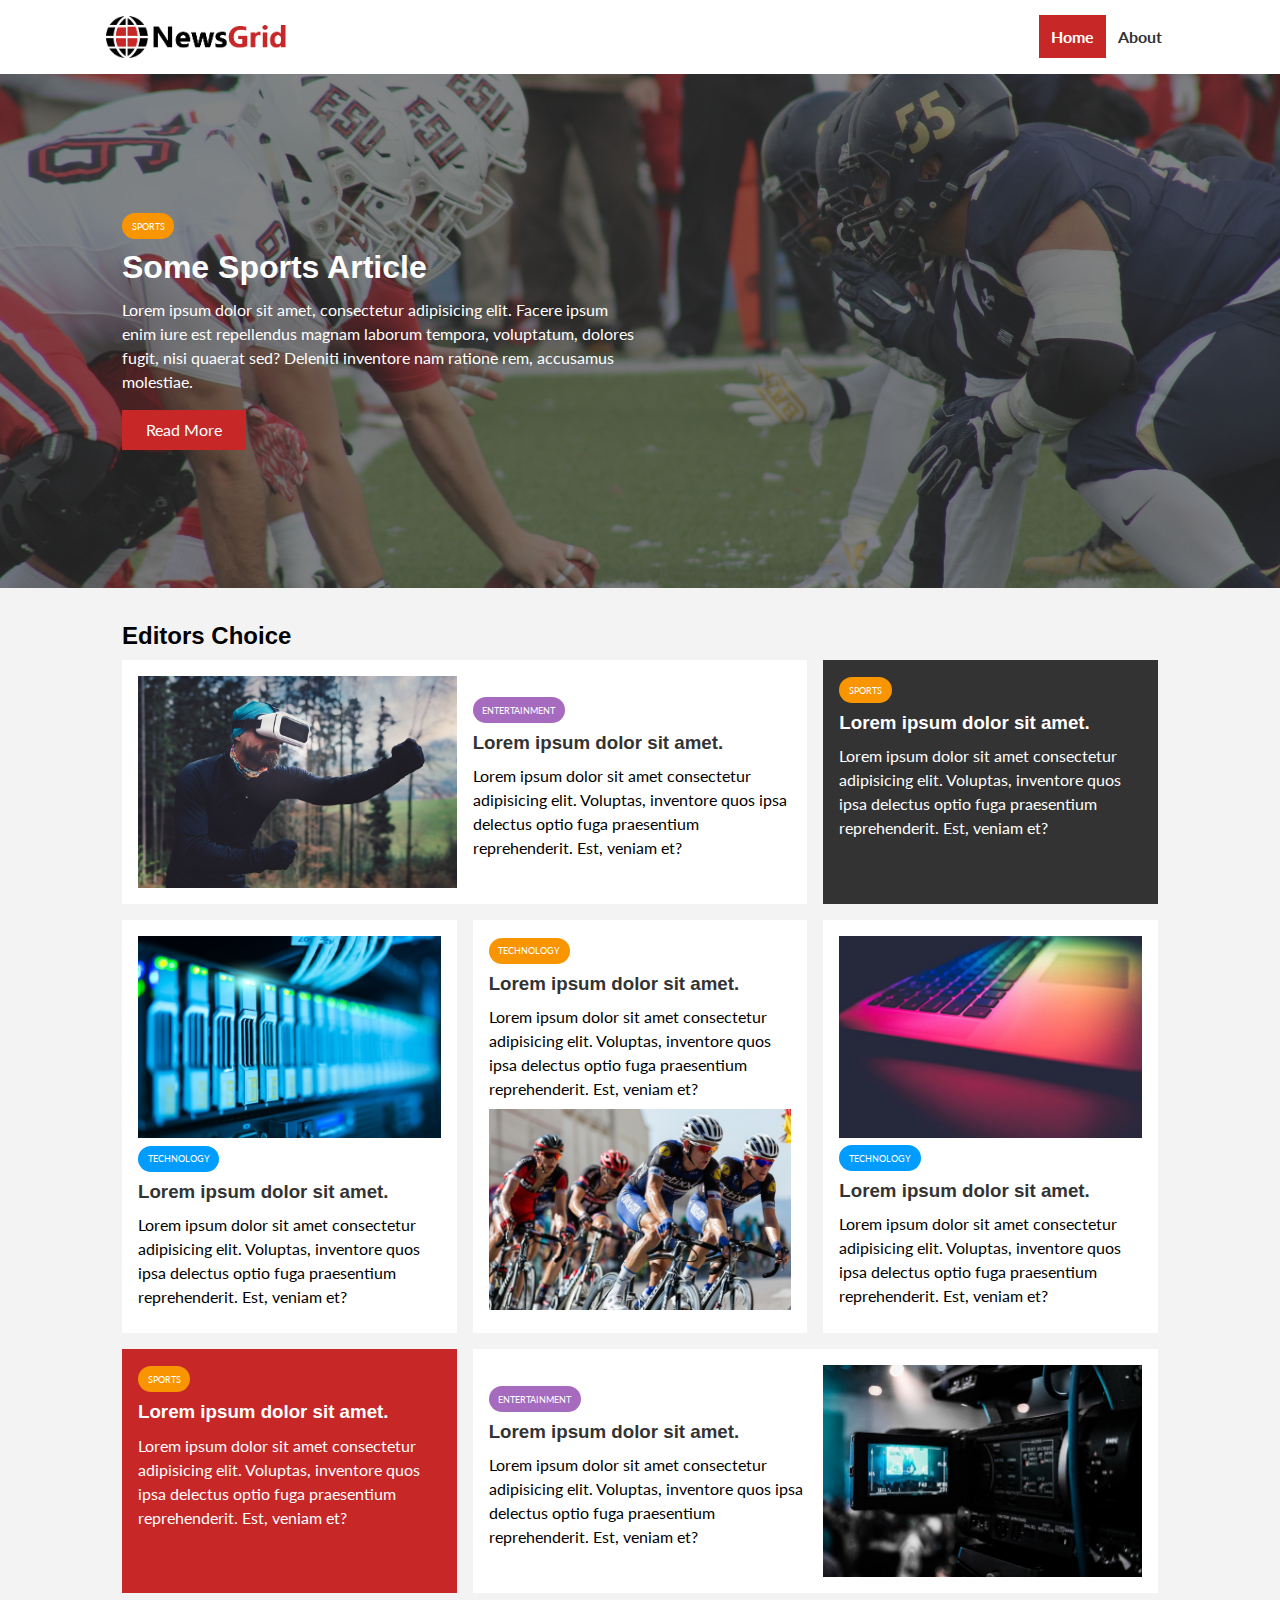
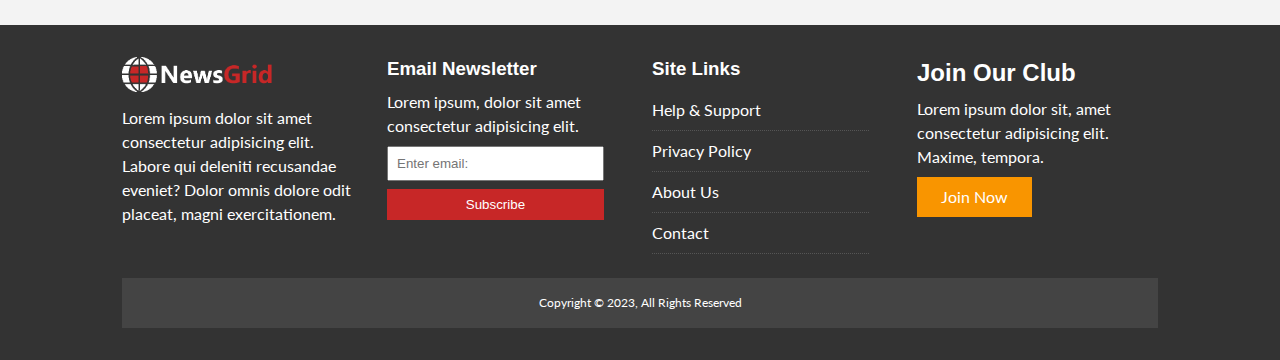
<file: index.html>
<!DOCTYPE html>
<html lang="en">
  <head>
    <meta charset="UTF-8" />
    <meta http-equiv="X-UA-Compatible" content="IE=edge" />
    <meta name="viewport" content="width=device-width, initial-scale=1.0" />
    <link
      href="https://fonts.googleapis.com/css2?family=Lato&family=Staatliches&display=swap"
      rel="stylesheet"
    />
    <link
      rel="stylesheet"
      href="https://cdnjs.cloudflare.com/ajax/libs/font-awesome/6.3.0/css/all.min.css"
      integrity="sha512-SzlrxWUlpfuzQ+pcUCosxcglQRNAq/DZjVsC0lE40xsADsfeQoEypE+enwcOiGjk/bSuGGKHEyjSoQ1zVisanQ=="
      crossorigin="anonymous"
      referrerpolicy="no-referrer"
    />
    <link rel="stylesheet" href="css/style.css" />
    <link
      rel="stylesheet"
      media="screen and (max-width: 768px)"
      href="css/mobile.css"
    />
    <link rel="shortcut icon" type="image/x-icon" href="favicon.ico" />
    <title>NewsGrid | Latest News</title>
  </head>
  <body>
    <nav id="main-nav">
      <div class="container">
        <img src="img/logo.png" alt="NewsGrid" class="logo" />
        <div class="social">
          <a href="http://facebook.com" target="_blank"
            ><i class="fab fa-facebook fa-2x"></i
          ></a>
          <a href="http://twitter.com" target="_blank"
            ><i class="fab fa-twitter fa-2x"></i
          ></a>
          <a href="http://instagram.com" target="_blank"
            ><i class="fab fa-instagram fa-2x"></i
          ></a>
          <a href="http://youtube.com" target="_blank"
            ><i class="fab fa-youtube fa-2x"></i
          ></a>
        </div>
        <ul>
          <li><a href="index.html" class="current">Home</a></li>
          <li><a href="about.html">About</a></li>
        </ul>
      </div>
    </nav>

    <!-- Showcase -->
    <header id="showcase">
      <div class="container">
        <div class="showcase-container">
          <div class="showcase-content">
            <div class="category category-sports">Sports</div>
            <h1>Some Sports Article</h1>
            <p>
              Lorem ipsum dolor sit amet, consectetur adipisicing elit. Facere
              ipsum enim iure est repellendus magnam laborum tempora,
              voluptatum, dolores fugit, nisi quaerat sed? Deleniti inventore
              nam ratione rem, accusamus molestiae.
            </p>
            <a href="article.html" class="btn btn-primary">Read More</a>
          </div>
        </div>
      </div>
    </header>

    <!-- Home Articles -->
    <section id="home-articles" class="py-2">
      <div class="container">
        <h2>Editors Choice</h2>
        <div class="articles-container">
          <article class="card">
            <img src="img/articles/ent1.jpg" alt="" />
            <div>
              <div class="category category-ent">Entertainment</div>
              <h3>
                <a href="article.html">Lorem ipsum dolor sit amet.</a>
              </h3>
              <p>
                Lorem ipsum dolor sit amet consectetur adipisicing elit.
                Voluptas, inventore quos ipsa delectus optio fuga praesentium
                reprehenderit. Est, veniam et?
              </p>
            </div>
          </article>
          <article class="card bg-dark">
            <div class="category category-sports">Sports</div>
            <h3>
              <a href="article.html">Lorem ipsum dolor sit amet.</a>
            </h3>
            <p>
              Lorem ipsum dolor sit amet consectetur adipisicing elit. Voluptas,
              inventore quos ipsa delectus optio fuga praesentium reprehenderit.
              Est, veniam et?
            </p>
          </article>
          <article class="card">
            <img src="img/articles/tech1.jpg" alt="" />
            <div class="category category-tech">Technology</div>
            <h3>
              <a href="article.html">Lorem ipsum dolor sit amet.</a>
            </h3>
            <p>
              Lorem ipsum dolor sit amet consectetur adipisicing elit. Voluptas,
              inventore quos ipsa delectus optio fuga praesentium reprehenderit.
              Est, veniam et?
            </p>
          </article>
          <article class="card">
            <div class="category category-sports">Technology</div>
            <h3>
              <a href="article.html">Lorem ipsum dolor sit amet.</a>
            </h3>
            <p>
              Lorem ipsum dolor sit amet consectetur adipisicing elit. Voluptas,
              inventore quos ipsa delectus optio fuga praesentium reprehenderit.
              Est, veniam et?
            </p>
            <img src="img/articles/sports1.jpg" alt="" />
          </article>
          <article class="card">
            <img src="img/articles/tech2.jpg" alt="" />
            <div class="category category-tech">Technology</div>
            <h3>
              <a href="article.html">Lorem ipsum dolor sit amet.</a>
            </h3>
            <p>
              Lorem ipsum dolor sit amet consectetur adipisicing elit. Voluptas,
              inventore quos ipsa delectus optio fuga praesentium reprehenderit.
              Est, veniam et?
            </p>
          </article>
          <article class="card bg-primary">
            <div class="category category-sports">Sports</div>
            <h3>
              <a href="article.html">Lorem ipsum dolor sit amet.</a>
            </h3>
            <p>
              Lorem ipsum dolor sit amet consectetur adipisicing elit. Voluptas,
              inventore quos ipsa delectus optio fuga praesentium reprehenderit.
              Est, veniam et?
            </p>
          </article>
          <article class="card">
            <div>
              <div class="category category-ent">Entertainment</div>
              <h3>
                <a href="article.html">Lorem ipsum dolor sit amet.</a>
              </h3>
              <p>
                Lorem ipsum dolor sit amet consectetur adipisicing elit.
                Voluptas, inventore quos ipsa delectus optio fuga praesentium
                reprehenderit. Est, veniam et?
              </p>
            </div>
            <img src="img/articles/ent2.jpg" alt="" />
          </article>
        </div>
      </div>
    </section>

    <!-- Footer -->
    <footer id="main-footer" class="py-2">
      <div class="container footer-container">
        <div>
          <img src="img/logo_light.png" alt="NewsGrid" />
          <p>
            Lorem ipsum dolor sit amet consectetur adipisicing elit. Labore qui
            deleniti recusandae eveniet? Dolor omnis dolore odit placeat, magni
            exercitationem.
          </p>
        </div>
        <div>
          <h3>Email Newsletter</h3>
          <p>Lorem ipsum, dolor sit amet consectetur adipisicing elit.</p>
          <form name="contact" method="POST" data-netlify="true">
            <input type="email" name="email" placeholder="Enter email: " />
            <input type="submit" value="Subscribe" class="btn btn-primary" />
          </form>
        </div>
        <div>
          <h3>Site Links</h3>
          <ul class="list">
            <li><a href="#">Help & Support</a></li>
            <li><a href="#">Privacy Policy</a></li>
            <li><a href="#">About Us</a></li>
            <li><a href="#">Contact</a></li>
          </ul>
        </div>
        <div>
          <h2>Join Our Club</h2>
          <p>
            Lorem ipsum dolor sit, amet consectetur adipisicing elit. Maxime,
            tempora.
          </p>
          <a href="#" class="btn btn-secondary">Join Now</a>
        </div>
        <div>
          <p>Copyright &copy; 2023, All Rights Reserved</p>
        </div>
      </div>
    </footer>
  </body>
</html>
</file>
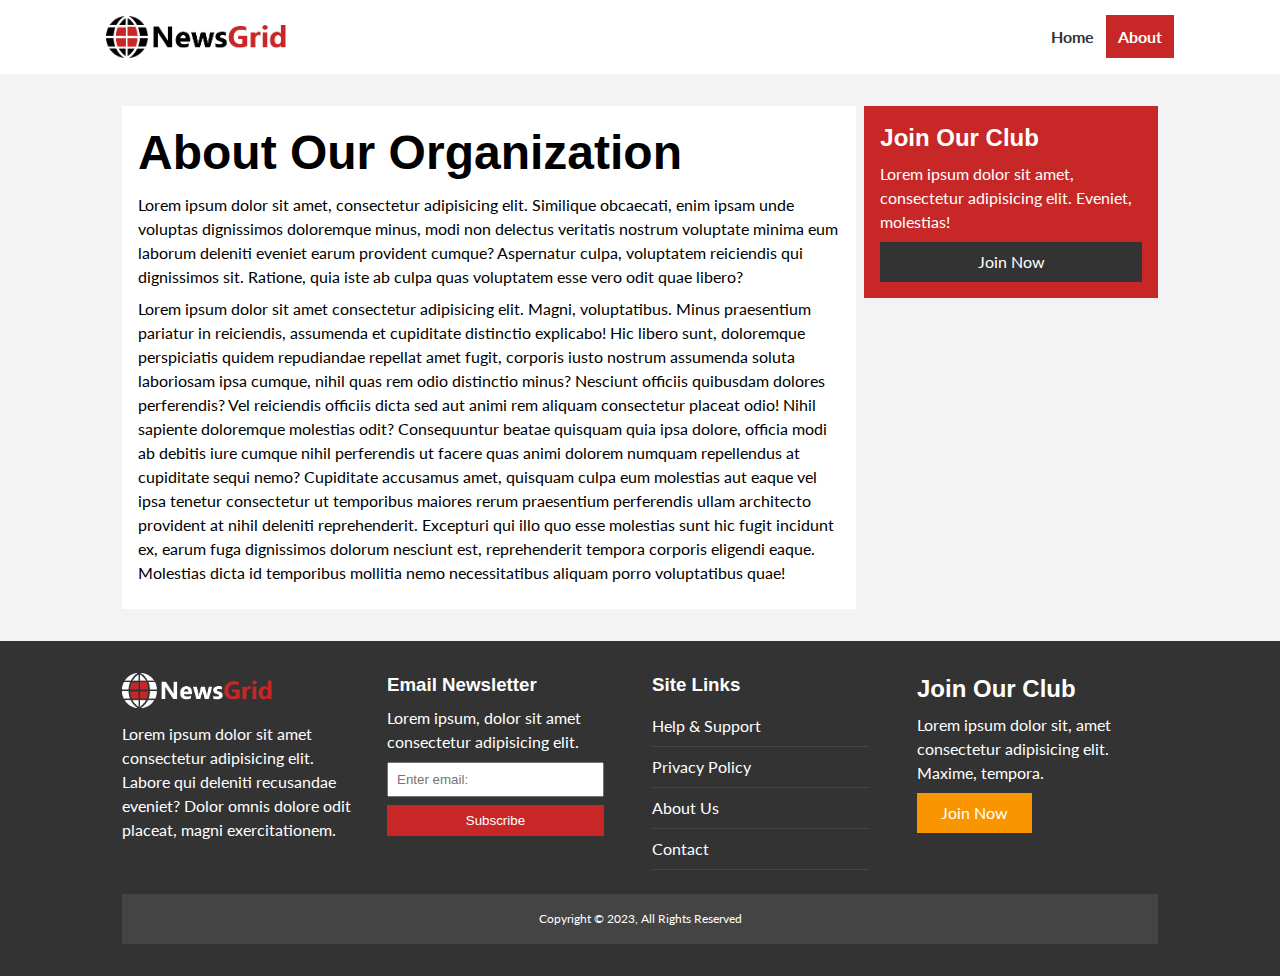
<file: about.html>
<!DOCTYPE html>
<html lang="en">
  <head>
    <meta charset="UTF-8" />
    <meta http-equiv="X-UA-Compatible" content="IE=edge" />
    <meta name="viewport" content="width=device-width, initial-scale=1.0" />
    <link
      href="https://fonts.googleapis.com/css2?family=Lato&family=Staatliches&display=swap"
      rel="stylesheet"
    />
    <link
      rel="stylesheet"
      href="https://cdnjs.cloudflare.com/ajax/libs/font-awesome/6.3.0/css/all.min.css"
      integrity="sha512-SzlrxWUlpfuzQ+pcUCosxcglQRNAq/DZjVsC0lE40xsADsfeQoEypE+enwcOiGjk/bSuGGKHEyjSoQ1zVisanQ=="
      crossorigin="anonymous"
      referrerpolicy="no-referrer"
    />
    <link rel="stylesheet" href="css/style.css" />
    <link
      rel="stylesheet"
      media="screen and (max-width: 768px)"
      href="css/mobile.css"
    />
    <link rel="shortcut icon" type="image/x-icon" href="favicon.ico" />
    <title>About</title>
  </head>
  <body>
    <nav id="main-nav">
      <div class="container">
        <img src="img/logo.png" alt="NewsGrid" class="logo" />
        <div class="social">
          <a href="http://facebook.com" target="_blank"
            ><i class="fab fa-facebook fa-2x"></i
          ></a>
          <a href="http://twitter.com" target="_blank"
            ><i class="fab fa-twitter fa-2x"></i
          ></a>
          <a href="http://instagram.com" target="_blank"
            ><i class="fab fa-instagram fa-2x"></i
          ></a>
          <a href="http://youtube.com" target="_blank"
            ><i class="fab fa-youtube fa-2x"></i
          ></a>
        </div>
        <ul>
          <li><a href="index.html">Home</a></li>
          <li><a href="about.html" class="current">About</a></li>
        </ul>
      </div>
    </nav>

    <section id="about">
      <div class="container">
        <div class="page-container">
          <article class="card">
            <h1 class="l-heading">About Our Organization</h1>
            <p>
              Lorem ipsum dolor sit amet, consectetur adipisicing elit.
              Similique obcaecati, enim ipsam unde voluptas dignissimos
              doloremque minus, modi non delectus veritatis nostrum voluptate
              minima eum laborum deleniti eveniet earum provident cumque?
              Aspernatur culpa, voluptatem reiciendis qui dignissimos sit.
              Ratione, quia iste ab culpa quas voluptatem esse vero odit quae
              libero?
            </p>
            <p>
              Lorem ipsum dolor sit amet consectetur adipisicing elit. Magni,
              voluptatibus. Minus praesentium pariatur in reiciendis, assumenda
              et cupiditate distinctio explicabo! Hic libero sunt, doloremque
              perspiciatis quidem repudiandae repellat amet fugit, corporis
              iusto nostrum assumenda soluta laboriosam ipsa cumque, nihil quas
              rem odio distinctio minus? Nesciunt officiis quibusdam dolores
              perferendis? Vel reiciendis officiis dicta sed aut animi rem
              aliquam consectetur placeat odio! Nihil sapiente doloremque
              molestias odit? Consequuntur beatae quisquam quia ipsa dolore,
              officia modi ab debitis iure cumque nihil perferendis ut facere
              quas animi dolorem numquam repellendus at cupiditate sequi nemo?
              Cupiditate accusamus amet, quisquam culpa eum molestias aut eaque
              vel ipsa tenetur consectetur ut temporibus maiores rerum
              praesentium perferendis ullam architecto provident at nihil
              deleniti reprehenderit. Excepturi qui illo quo esse molestias sunt
              hic fugit incidunt ex, earum fuga dignissimos dolorum nesciunt
              est, reprehenderit tempora corporis eligendi eaque. Molestias
              dicta id temporibus mollitia nemo necessitatibus aliquam porro
              voluptatibus quae!
            </p>
          </article>
          <aside class="card bg-primary">
            <h2>Join Our Club</h2>
            <p>
              Lorem ipsum dolor sit amet, consectetur adipisicing elit. Eveniet,
              molestias!
            </p>
            <a href="#" class="btn btn-dark btn-block">Join Now</a>
          </aside>
        </div>
      </div>
    </section>

    <!-- Footer -->
    <footer id="main-footer" class="py-2">
      <div class="container footer-container">
        <div>
          <img src="img/logo_light.png" alt="NewsGrid" />
          <p>
            Lorem ipsum dolor sit amet consectetur adipisicing elit. Labore qui
            deleniti recusandae eveniet? Dolor omnis dolore odit placeat, magni
            exercitationem.
          </p>
        </div>
        <div>
          <h3>Email Newsletter</h3>
          <p>Lorem ipsum, dolor sit amet consectetur adipisicing elit.</p>
          <form name="contact" method="POST" data-netlify="true">
            <input type="email" name="email" placeholder="Enter email: " />
            <input type="submit" value="Subscribe" class="btn btn-primary" />
          </form>
        </div>
        <div>
          <h3>Site Links</h3>
          <ul class="list">
            <li><a href="#">Help & Support</a></li>
            <li><a href="#">Privacy Policy</a></li>
            <li><a href="#">About Us</a></li>
            <li><a href="#">Contact</a></li>
          </ul>
        </div>
        <div>
          <h2>Join Our Club</h2>
          <p>
            Lorem ipsum dolor sit, amet consectetur adipisicing elit. Maxime,
            tempora.
          </p>
          <a href="#" class="btn btn-secondary">Join Now</a>
        </div>
        <div>
          <p>Copyright &copy; 2023, All Rights Reserved</p>
        </div>
      </div>
    </footer>
  </body>
</html>
</file>
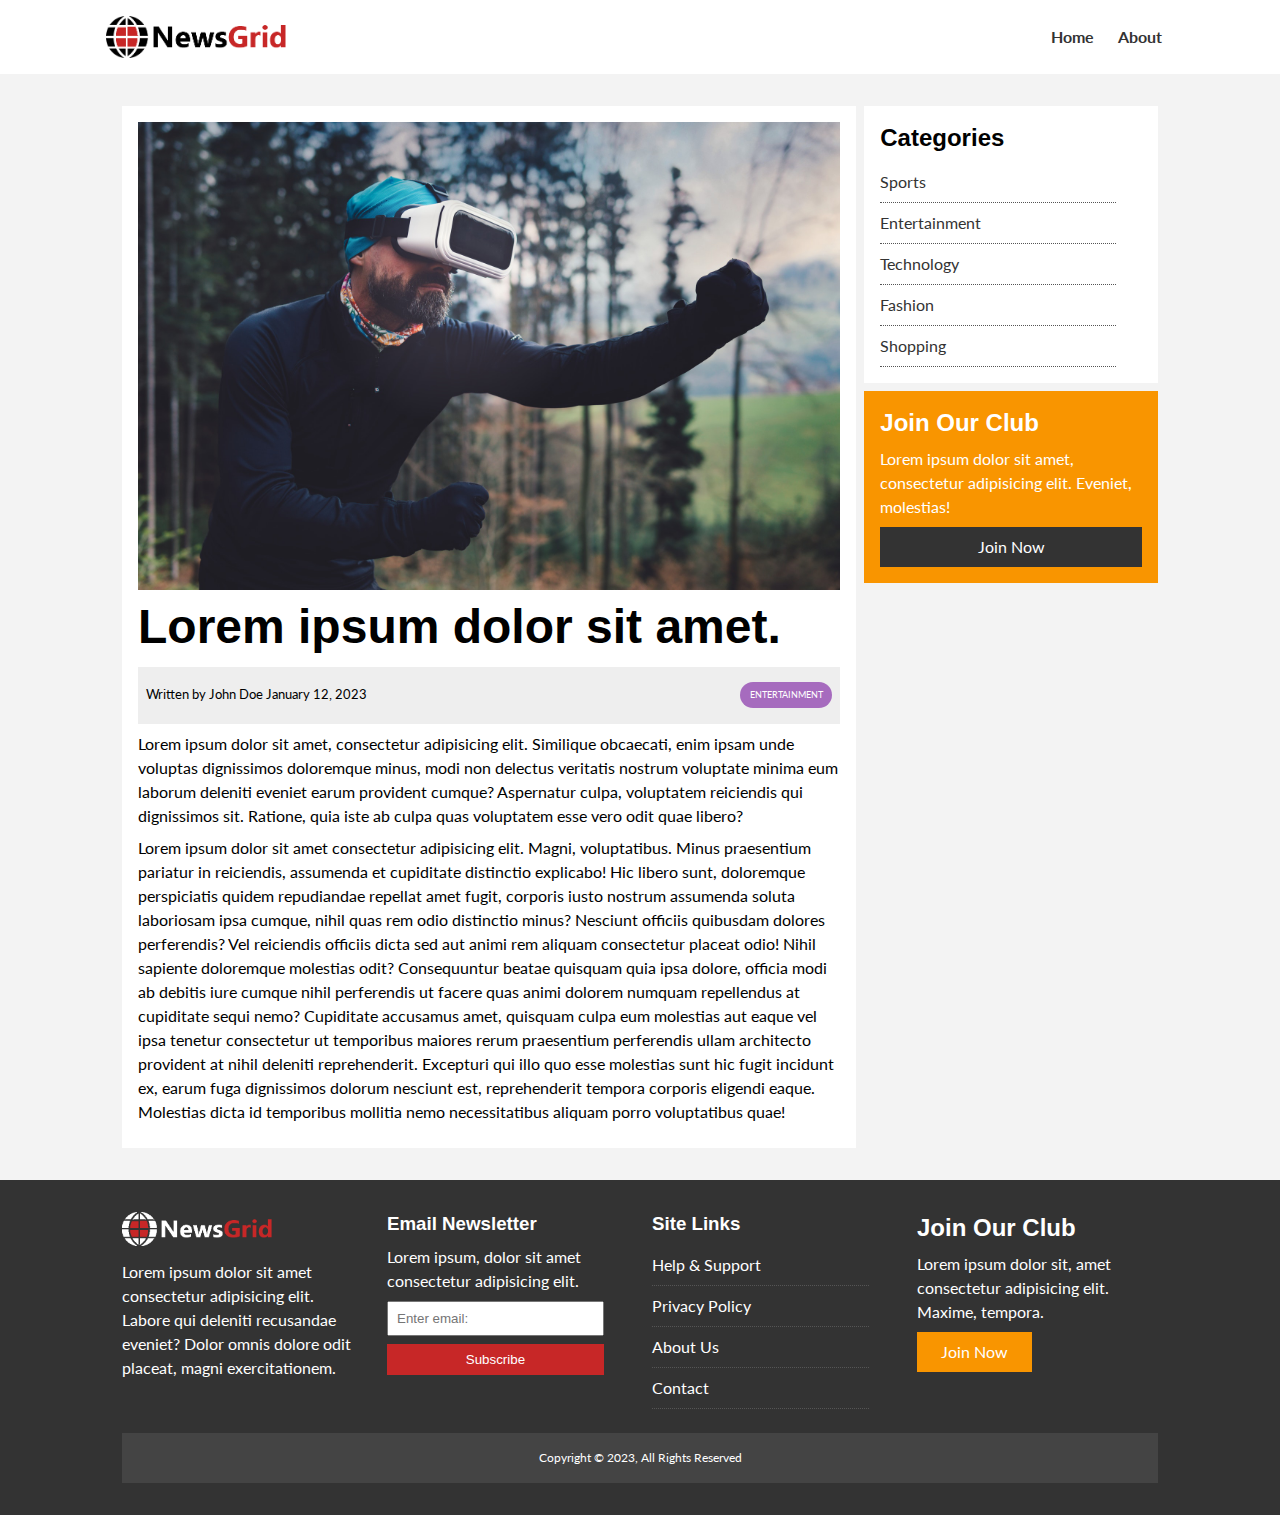
<file: article.html>
<!DOCTYPE html>
<html lang="en">
  <head>
    <meta charset="UTF-8" />
    <meta http-equiv="X-UA-Compatible" content="IE=edge" />
    <meta name="viewport" content="width=device-width, initial-scale=1.0" />
    <link
      href="https://fonts.googleapis.com/css2?family=Lato&family=Staatliches&display=swap"
      rel="stylesheet"
    />
    <link
      rel="stylesheet"
      href="https://cdnjs.cloudflare.com/ajax/libs/font-awesome/6.3.0/css/all.min.css"
      integrity="sha512-SzlrxWUlpfuzQ+pcUCosxcglQRNAq/DZjVsC0lE40xsADsfeQoEypE+enwcOiGjk/bSuGGKHEyjSoQ1zVisanQ=="
      crossorigin="anonymous"
      referrerpolicy="no-referrer"
    />
    <link rel="stylesheet" href="css/style.css" />
    <link
      rel="stylesheet"
      media="screen and (max-width: 768px)"
      href="css/mobile.css"
    />
    <link rel="shortcut icon" type="image/x-icon" href="favicon.ico" />
    <title>NewsGrid | Latest News</title>
  </head>
  <body>
    <nav id="main-nav">
      <div class="container">
        <img src="img/logo.png" alt="NewsGrid" class="logo" />
        <div class="social">
          <a href="http://facebook.com" target="_blank"
            ><i class="fab fa-facebook fa-2x"></i
          ></a>
          <a href="http://twitter.com" target="_blank"
            ><i class="fab fa-twitter fa-2x"></i
          ></a>
          <a href="http://instagram.com" target="_blank"
            ><i class="fab fa-instagram fa-2x"></i
          ></a>
          <a href="http://youtube.com" target="_blank"
            ><i class="fab fa-youtube fa-2x"></i
          ></a>
        </div>
        <ul>
          <li><a href="index.html">Home</a></li>
          <li><a href="about.html">About</a></li>
        </ul>
      </div>
    </nav>

    <section id="article">
      <div class="container">
        <div class="page-container">
          <article class="card">
            <img src="img/articles/ent1.jpg" alt="" />
            <h1 class="l-heading">Lorem ipsum dolor sit amet.</h1>
            <div class="meta">
              <small
                ><i class="fas fa-user"></i>Written by John Doe January 12,
                2023</small
              >
              <div class="category category-ent">Entertainment</div>
            </div>
            <p>
              Lorem ipsum dolor sit amet, consectetur adipisicing elit.
              Similique obcaecati, enim ipsam unde voluptas dignissimos
              doloremque minus, modi non delectus veritatis nostrum voluptate
              minima eum laborum deleniti eveniet earum provident cumque?
              Aspernatur culpa, voluptatem reiciendis qui dignissimos sit.
              Ratione, quia iste ab culpa quas voluptatem esse vero odit quae
              libero?
            </p>
            <p>
              Lorem ipsum dolor sit amet consectetur adipisicing elit. Magni,
              voluptatibus. Minus praesentium pariatur in reiciendis, assumenda
              et cupiditate distinctio explicabo! Hic libero sunt, doloremque
              perspiciatis quidem repudiandae repellat amet fugit, corporis
              iusto nostrum assumenda soluta laboriosam ipsa cumque, nihil quas
              rem odio distinctio minus? Nesciunt officiis quibusdam dolores
              perferendis? Vel reiciendis officiis dicta sed aut animi rem
              aliquam consectetur placeat odio! Nihil sapiente doloremque
              molestias odit? Consequuntur beatae quisquam quia ipsa dolore,
              officia modi ab debitis iure cumque nihil perferendis ut facere
              quas animi dolorem numquam repellendus at cupiditate sequi nemo?
              Cupiditate accusamus amet, quisquam culpa eum molestias aut eaque
              vel ipsa tenetur consectetur ut temporibus maiores rerum
              praesentium perferendis ullam architecto provident at nihil
              deleniti reprehenderit. Excepturi qui illo quo esse molestias sunt
              hic fugit incidunt ex, earum fuga dignissimos dolorum nesciunt
              est, reprehenderit tempora corporis eligendi eaque. Molestias
              dicta id temporibus mollitia nemo necessitatibus aliquam porro
              voluptatibus quae!
            </p>
          </article>
          <aside id="categories" class="card">
            <h2>Categories</h2>
            <ul>
              <li>
                <a href="#"><i class="fas fa-chevron-right"></i>Sports</a>
              </li>
              <li>
                <a href="#"
                  ><i class="fas fa-chevron-right"></i>Entertainment</a
                >
              </li>
              <li>
                <a href="#"><i class="fas fa-chevron-right"></i>Technology</a>
              </li>
              <li>
                <a href="#"><i class="fas fa-chevron-right"></i>Fashion</a>
              </li>
              <li>
                <a href="#"><i class="fas fa-chevron-right"></i>Shopping</a>
              </li>
            </ul>
          </aside>
          <aside class="card bg-secondary">
            <h2>Join Our Club</h2>
            <p>
              Lorem ipsum dolor sit amet, consectetur adipisicing elit. Eveniet,
              molestias!
            </p>
            <a href="#" class="btn btn-dark btn-block">Join Now</a>
          </aside>
        </div>
      </div>
    </section>

    <!-- Footer -->
    <footer id="main-footer" class="py-2">
      <div class="container footer-container">
        <div>
          <img src="img/logo_light.png" alt="NewsGrid" />
          <p>
            Lorem ipsum dolor sit amet consectetur adipisicing elit. Labore qui
            deleniti recusandae eveniet? Dolor omnis dolore odit placeat, magni
            exercitationem.
          </p>
        </div>
        <div>
          <h3>Email Newsletter</h3>
          <p>Lorem ipsum, dolor sit amet consectetur adipisicing elit.</p>
          <form name="contact" method="POST" data-netlify="true">
            <input type="email" name="email" placeholder="Enter email: " />
            <input type="submit" value="Subscribe" class="btn btn-primary" />
          </form>
        </div>
        <div>
          <h3>Site Links</h3>
          <ul class="list">
            <li><a href="#">Help & Support</a></li>
            <li><a href="#">Privacy Policy</a></li>
            <li><a href="#">About Us</a></li>
            <li><a href="#">Contact</a></li>
          </ul>
        </div>
        <div>
          <h2>Join Our Club</h2>
          <p>
            Lorem ipsum dolor sit, amet consectetur adipisicing elit. Maxime,
            tempora.
          </p>
          <a href="#" class="btn btn-secondary">Join Now</a>
        </div>
        <div>
          <p>Copyright &copy; 2023, All Rights Reserved</p>
        </div>
      </div>
    </footer>
  </body>
</html>
</file>
<file: css/style.css>
:root {
  --primary-color: #c72727;
  --secondary-color: #f99500;
  --light-color: #f3f3f3;
  --dark-color: #333;
  --max-width: 1100px;
}

.category {
  --sports-color: var(--secondary-color);
  --ent-color: #a66bbe;
  --tech-color: #009cff;
}

* {
  box-sizing: border-box;
  margin: 0;
  padding: 0;
}

body {
  font-family: 'Lato', sans-serif;
  line-height: 1.5;
  background: var(--light-color);
}

a {
  color: var(--dark-color);
  text-decoration: none;
}

ul {
  list-style: none;
}

p {
  margin: 0.5rem 0;
}

img {
  width: 100%;
}

h1,
h2,
h3,
h4,
h5,
h6 {
  font-family: 'Staatliche', sans-serif;
  margin-bottom: 0.55rem;
  line-height: 1.3;
}

/* Utility */
.container {
  max-width: var(--max-width);
  margin: auto;
  padding: 0 2rem;
  overflow: hidden;
}

.category {
  display: inline-block;
  color: #fff;
  font-size: 0.55rem;
  text-transform: uppercase;
  padding: 0.4rem 0.6rem;
  border-radius: 15px;
  margin-bottom: 0.5rem;
}

.category-sports {
  background: var(--sports-color);
}

.category-ent {
  background: var(--ent-color);
}

.category-tech {
  background: var(--tech-color);
}

.btn {
  display: inline-block;
  border: none;
  background: var(--dark-color);
  color: #fff;
  padding: 0.5rem 1.5rem;
}

.btn-light {
  background: var(--light-color);
}

.btn-primary {
  background: var(--primary-color);
}

.btn-secondary {
  background: var(--secondary-color);
}

.btn-block {
  display: block;
  width: 100%;
  text-align: center;
}

.btn:hover {
  opacity: 0.9;
}

.card {
  background: #fff;
  padding: 1rem;
}

.bg-dark {
  background: var(--dark-color);
  color: #fff;
}

.bg-primary {
  background: var(--primary-color);
  color: #fff;
}

.bg-secondary {
  background: var(--secondary-color);
  color: #fff;
}

.bg-dark h1,
.bg-dark h2,
.bg-dark h3,
.bg-dark a,
.bg-primary h1,
.bg-primary h2,
.bg-primary h3,
.bg-primary a,
.bg-secondary h1,
.bg-secondary h2,
.bg-secondary h3,
.bg-secondary a {
  color: #fff;
}

.py-1 {
  padding: 1.5rem 0;
}

.py-2 {
  padding: 2rem 0;
}

.py-3 {
  padding: 3rem 0;
}

.p-1 {
  padding: 1.5rem;
}

.p-2 {
  padding: 2rem;
}

.p-3 {
  padding: 3rem;
}

.l-heading {
  font-size: 3rem;
}

.list li,
.card li {
  padding: 0.5rem 0;
  border-bottom: #555 dotted 1px;
  width: 90%;
}

/* Inner Grid Container */
.page-container {
  display: grid;
  grid-template-columns: 5fr 2fr;
  margin: 2rem 0;
  gap: 0.5rem;
}

.page-container > *:first-child {
  grid-row: 1 / span 3;
}

/* Navigation */
#main-nav {
  background: #fff;
  position: sticky;
  top: 0;
  z-index: 2;
}

#main-nav .container {
  display: grid;
  grid-template-columns: 6fr 3fr 2fr;
  padding: 1rem;
  align-items: center;
}

#main-nav .logo {
  width: 180px;
}

#main-nav ul {
  justify-self: end;
  display: flex;
}

#main-nav ul li a {
  padding: 0.75rem;
  font-weight: bold;
}

#main-nav ul li a.current {
  background: var(--primary-color);
  color: #fff;
}

#main-nav ul li a.current:hover {
  background: var(--light-color);
  color: var(--dark-color);
}

#main-nav .social {
  justify-self: center;
}

#main-nav .social i {
  color: #777;
  margin-right: 0.5rem;
}

/* Showcase */
#showcase {
  color: #fff;
  background: #333;
  padding: 2rem;
  position: relative;
}

#showcase:before {
  content: '';
  background: url('/img/featured.jpg') no-repeat center center/cover;
  position: absolute;
  top: 0;
  left: 0;
  width: 100%;
  height: 100%;
  opacity: 0.4;
}

#showcase .showcase-container {
  display: grid;
  grid-template-columns: repeat(2, 1fr);
  justify-content: center;
  align-items: center;
  height: 50vh;
}

#showcase .showcase-content {
  z-index: 1;
}

#showcase .showcase-content p {
  margin-bottom: 1rem;
}

/* Home Articles */
#home-articles .articles-container {
  display: grid;
  grid-template-columns: repeat(3, 1fr);
  gap: 1rem;
}

#home-articles .articles-container > *:first-child,
#home-articles .articles-container > *:last-child {
  display: grid;
  grid-template-columns: repeat(2, 1fr);
  gap: 1rem;
  grid-column: 1 / span 2;
  align-items: center;
}

#home-articles .articles-container > *:last-child {
  grid-column: 2 / span 2;
}

#article .meta {
  display: flex;
  justify-content: space-between;
  align-items: center;
  background: #eee;
  padding: 0.5rem;
}

#article .meta .category {
  margin-top: 0.4rem;
}

/* Aside */
#categories ul li:hover {
  background: var(--secondary-color);
  color: #fff;
}

#categories ul li a:hover {
  color: #fff;
}

/* Footer */
#main-footer {
  background: var(--dark-color);
  color: #fff;
}

#main-footer img {
  width: 150px;
}

#main-footer a {
  color: #fff;
}

#main-footer .footer-container {
  display: grid;
  grid-template-columns: repeat(4, 1fr);
  gap: 1.5rem;
}

#main-footer .footer-container > *:last-child {
  background: #444;
  grid-column: 1 / span 4;
  padding: 0.5rem;
  text-align: center;
  font-size: 0.75rem;
}

#main-footer .footer-container input[type='email'] {
  width: 90%;
  padding: 0.5rem;
  margin-bottom: 0.5rem;
}

#main-footer .footer-container input[type='submit'] {
  width: 90%;
}

#main-footer .footer-container ul li:hover {
  background: var(--primary-color);
  opacity: 0.9;
}
</file>
<file: css/mobile.css>
/* Navigation */
#main-nav .social {
  display: none;
}

#main-nav .container {
  grid-template-columns: 1fr;
  gap: 1.2rem;
}

#main-nav ul,
#main-nav .logo {
  justify-self: center;
}

#main-nav ul li a {
  padding: 0.5rem;
}

#home-articles .articles-container {
  grid-template-columns: repeat(2, 1fr);
}

#home-articles .articles-container > *:first-child,
#home-articles .articles-container > *:last-child {
  grid-template-columns: 1fr;
  grid-column: 1;
}

@media (max-width: 600px) {
  /* Stack Grid Items */
  #showcase .showcase-container,
  #home-articles .articles-container,
  #main-footer .footer-container {
    grid-template-columns: 1fr;
  }

  #main-footer .footer-container > *:last-child {
    grid-column: 1;
  }

  #main-footer .footer-container > *:first-child,
  #main-footer .footer-container > *:nth-child(2) {
    border-bottom: #444 dotted 1px;
    padding-bottom: 1rem;
  }

  .page-container {
    grid-template-columns: 1fr;
    text-align: center;
  }

  .page-container > *:first-child {
    grid-row: 1;
  }

  .l-heading{
    font-size: 2rem;
  }
}
</file>
